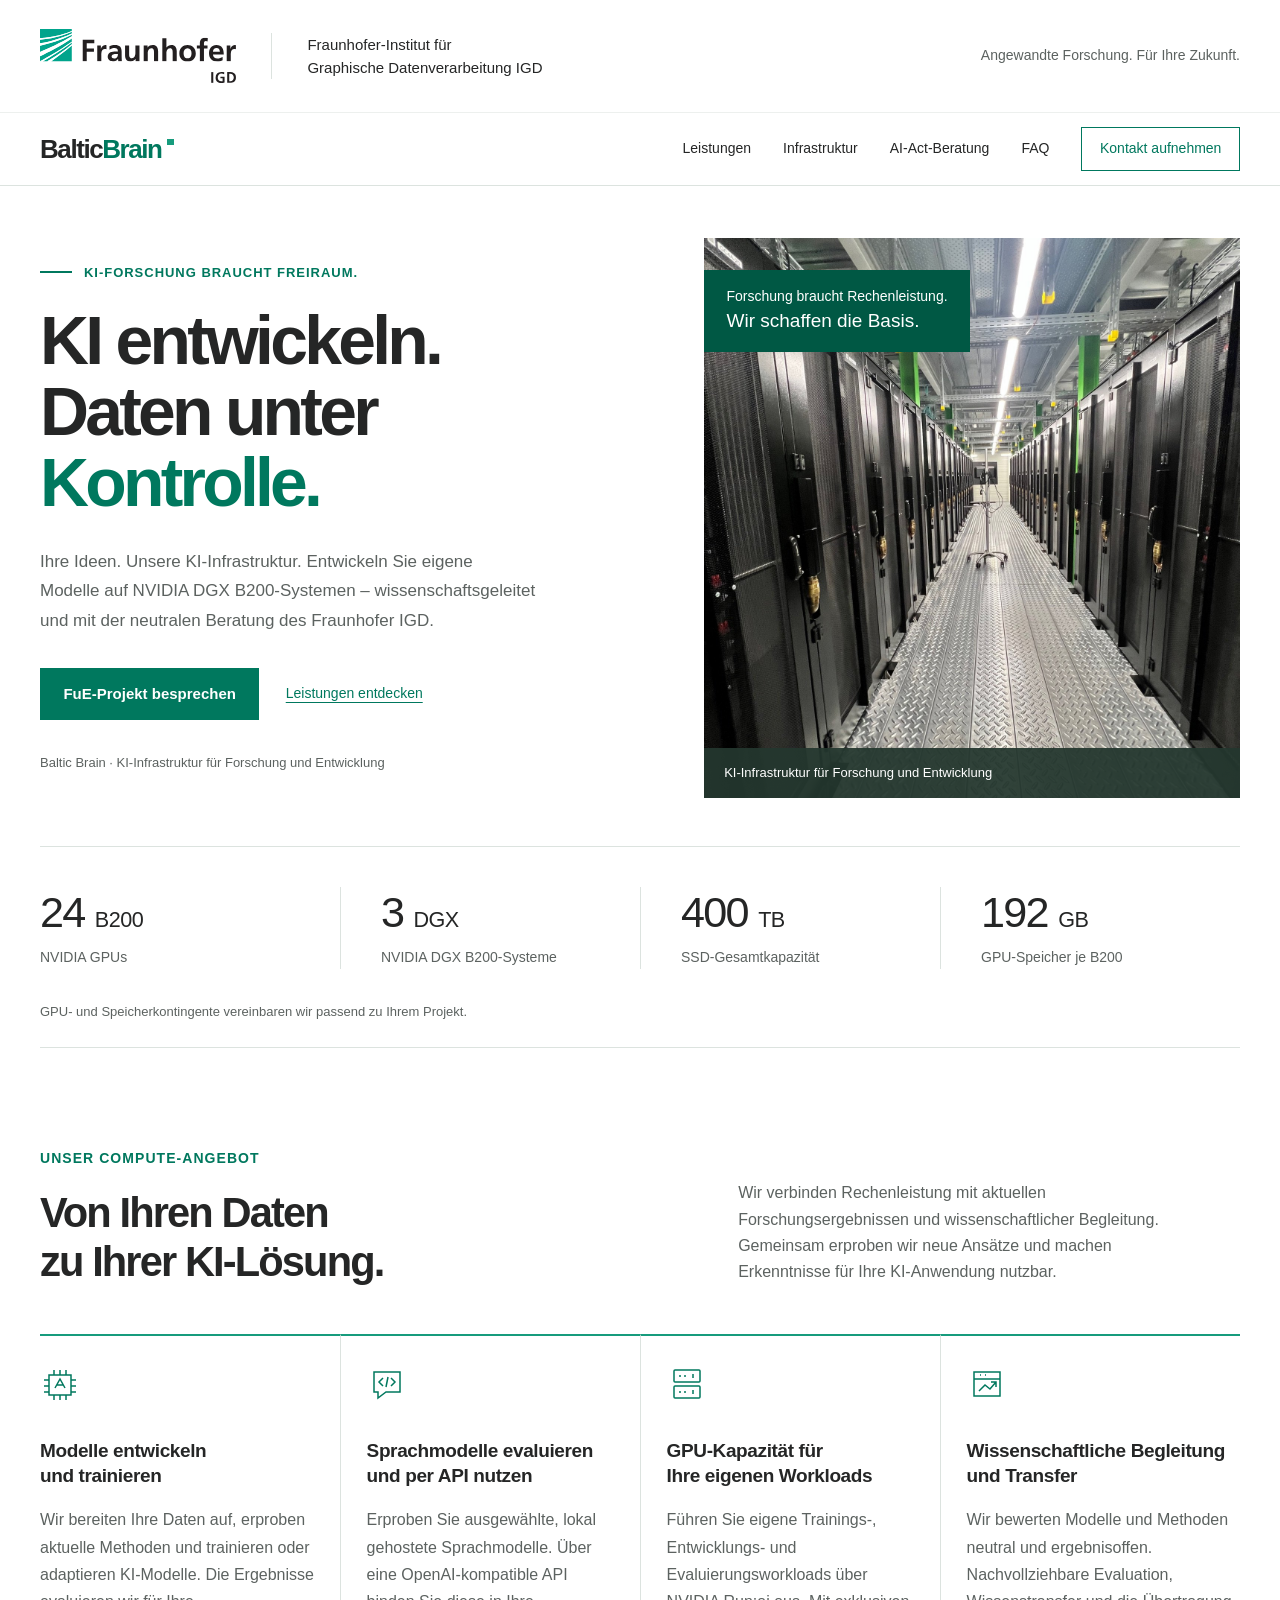
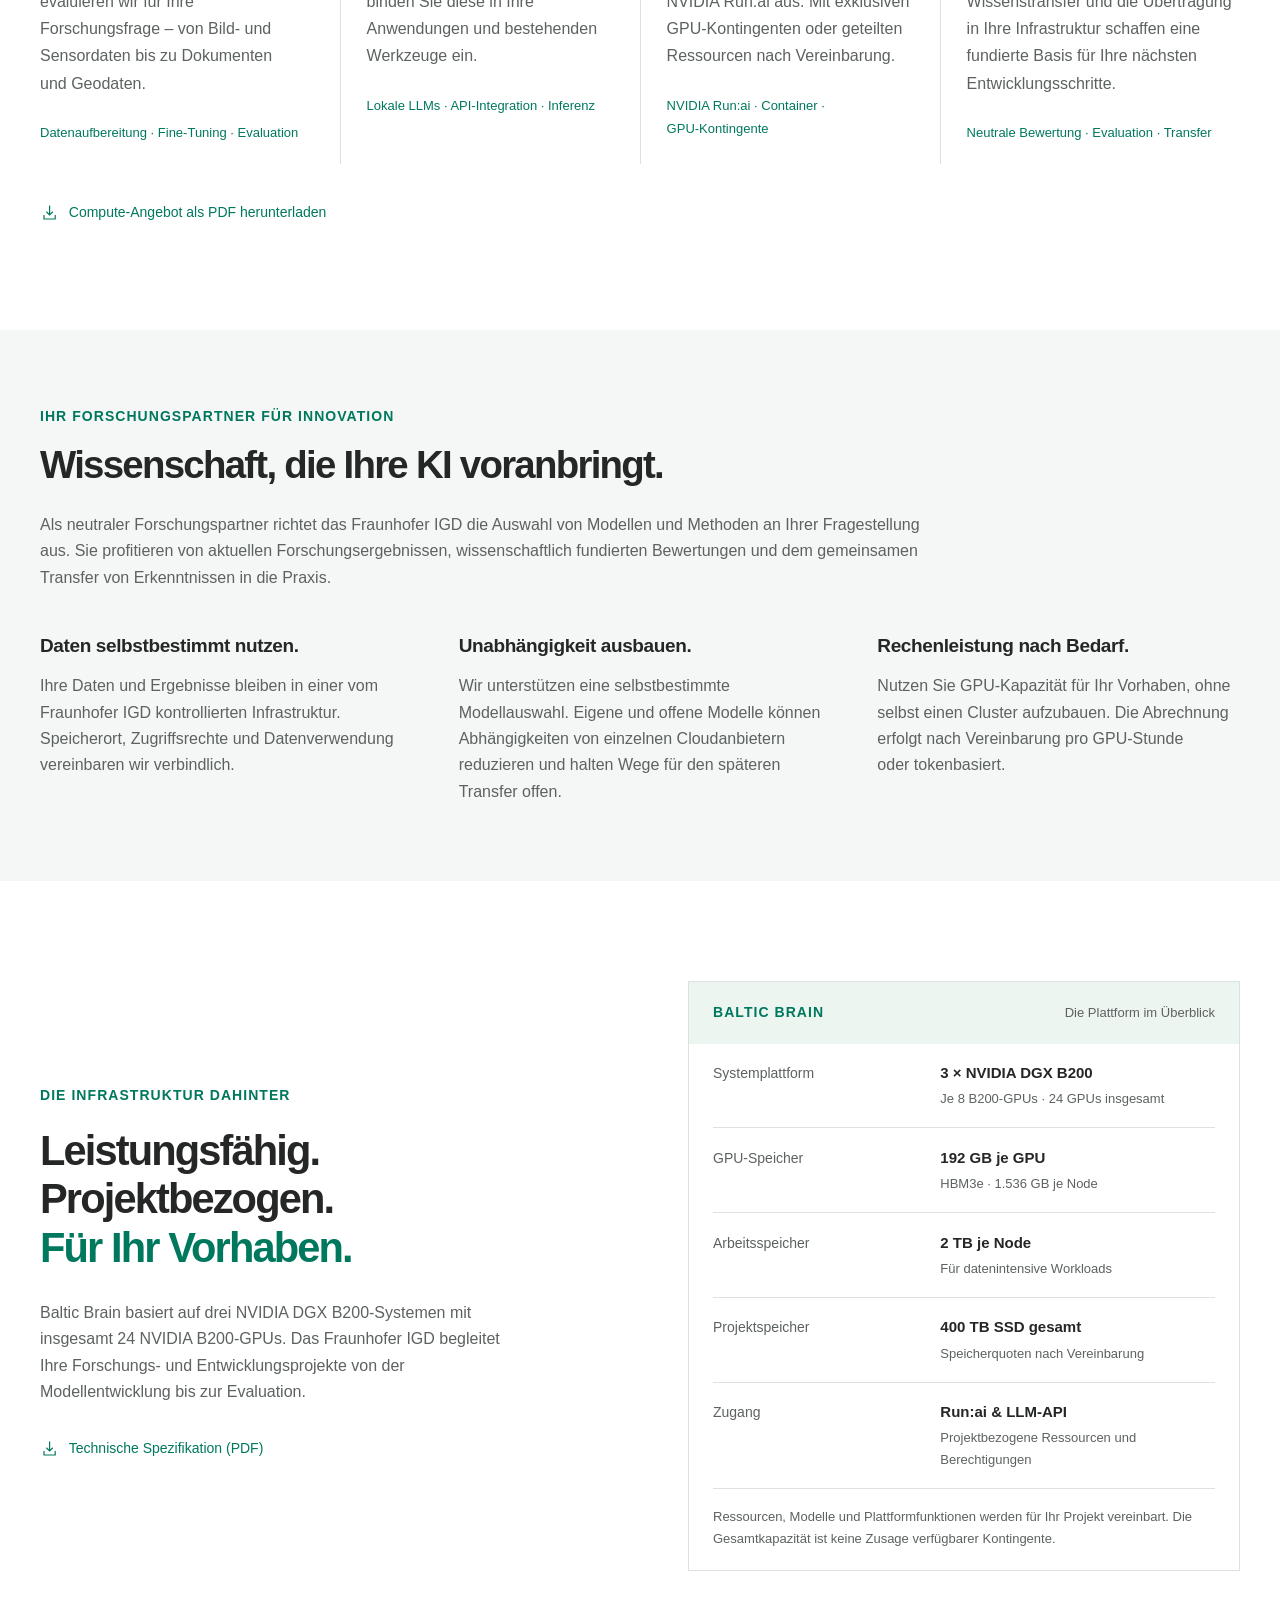
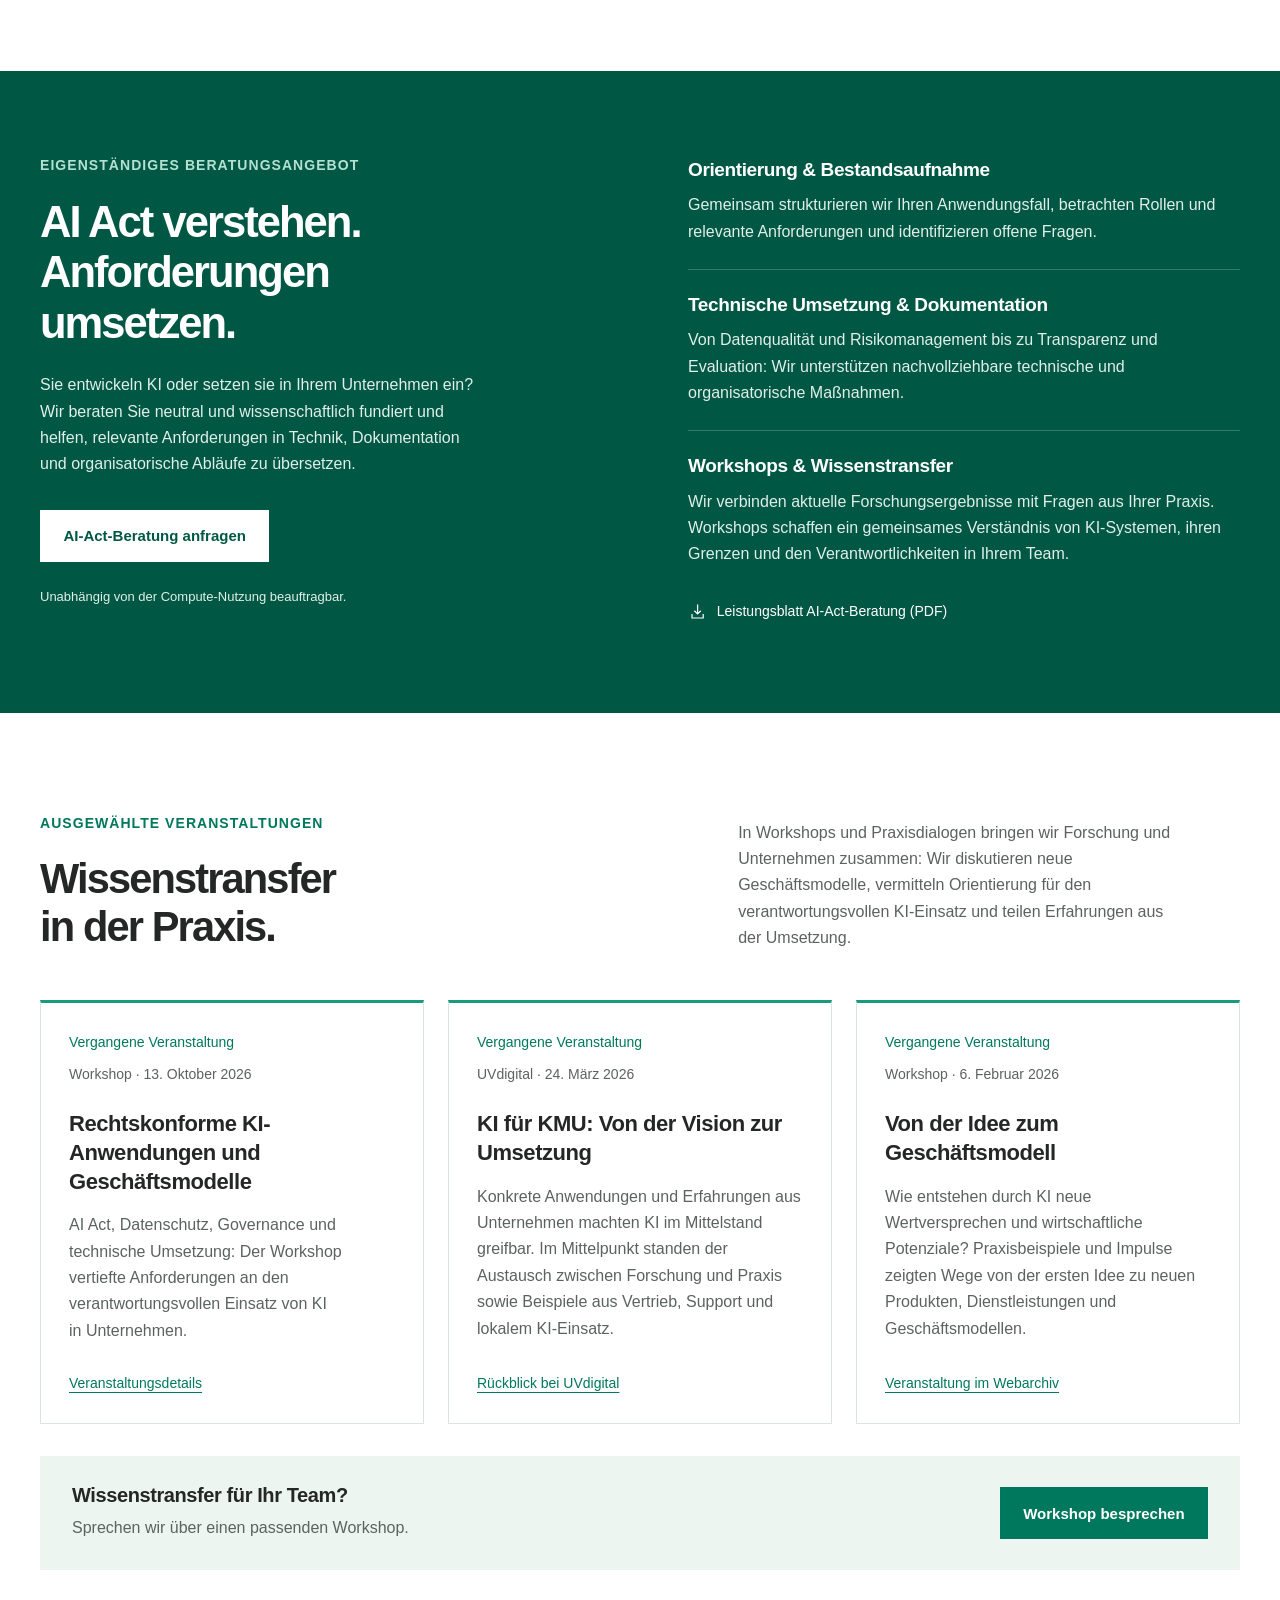
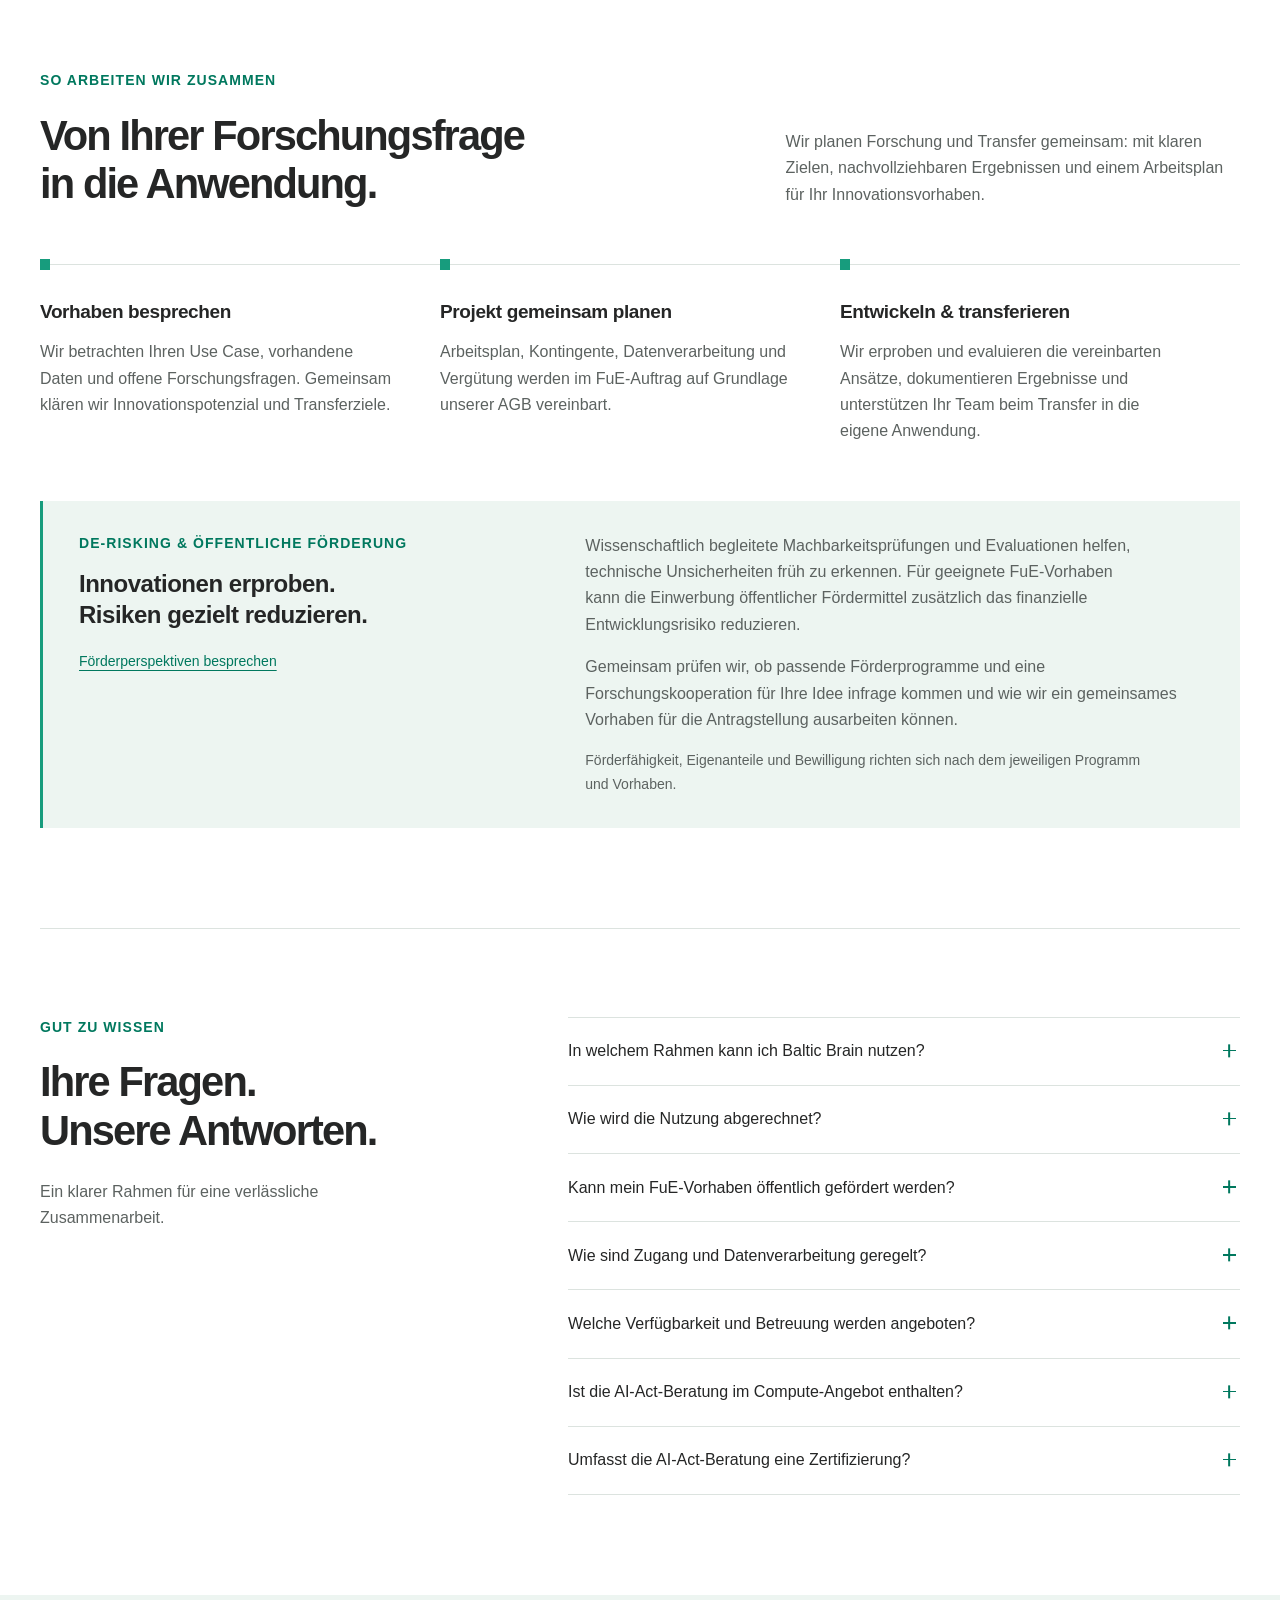
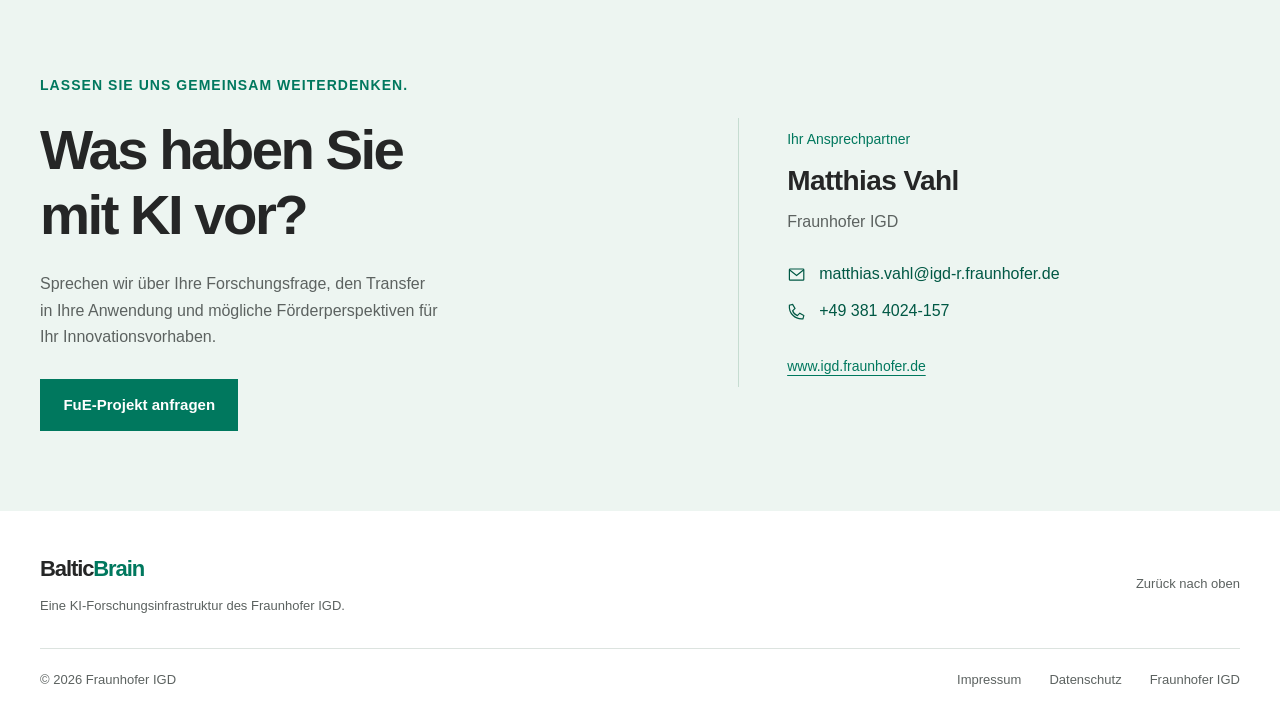
<file: index.html>
<!doctype html>
<html lang="de">
  <head>
    <meta charset="utf-8">
    <meta name="viewport" content="width=device-width, initial-scale=1">
    <meta name="theme-color" content="#179c7d">
    <title>Baltic Brain – KI-Infrastruktur für FuE | Fraunhofer IGD</title>
    <meta name="description" content="KI-Innovationen mit dem Fraunhofer IGD: neutrale Beratung, wissenschaftsgeleitete Entwicklung und Transfer auf NVIDIA DGX B200-Systemen. Gemeinsam Förderchancen für Ihr FuE-Vorhaben prüfen.">
    <link rel="icon" href="assets/images/favicon.svg" type="image/svg+xml">
    <link rel="stylesheet" href="styles.css">
    <script src="script.js" defer></script>
  </head>
  <body>
    <a class="skip-link" href="#inhalt">Zum Inhalt springen</a>

    <header class="masthead">
      <div class="container masthead-inner">
        <a class="institute-logo" href="https://www.igd.fraunhofer.de/" aria-label="Fraunhofer IGD – zur Institutswebsite">
          <img src="assets/images/fraunhofer-igd.svg" alt="Fraunhofer IGD" width="241" height="66">
        </a>
        <div class="institute-name">Fraunhofer-Institut für<br>Graphische Datenverarbeitung IGD</div>
        <a class="institute-link" href="https://www.igd.fraunhofer.de/">Angewandte Forschung. Für Ihre Zukunft.</a>
      </div>
    </header>

    <nav class="navigation" aria-label="Hauptnavigation">
      <div class="container navigation-inner">
        <a class="wordmark" href="#start" aria-label="Baltic Brain – zum Seitenanfang">Baltic<span>Brain</span><span class="wordmark-mark" aria-hidden="true"></span></a>
        <button class="menu-toggle" type="button" aria-expanded="false" aria-controls="navigation-links">
          <span class="menu-label">Menü</span><span class="menu-icon" aria-hidden="true"></span>
        </button>
        <div class="navigation-links" id="navigation-links">
          <a href="#leistungen">Leistungen</a>
          <a href="#infrastruktur">Infrastruktur</a>
          <a href="#ai-act">AI-Act-Beratung</a>
          <a href="#fragen">FAQ</a>
          <a class="nav-contact" href="#kontakt">Kontakt aufnehmen</a>
        </div>
      </div>
    </nav>

    <main id="inhalt">
      <section class="hero" id="start" aria-labelledby="hero-title">
        <div class="container hero-grid">
          <div class="hero-content">
            <p class="eyebrow"><span class="eyebrow-line" aria-hidden="true"></span>KI-Forschung braucht Freiraum.</p>
            <h1 id="hero-title">KI entwickeln.<br>Daten unter<br><span>Kontrolle.</span></h1>
            <p class="hero-description">Ihre Ideen. Unsere KI-Infrastruktur. Entwickeln Sie eigene Modelle auf NVIDIA DGX B200-Systemen – wissenschaftsgeleitet und mit der neutralen Beratung des Fraunhofer IGD.</p>
            <div class="hero-actions">
              <a class="button button-primary" href="#kontakt">FuE-Projekt besprechen</a>
              <a class="text-link" href="#leistungen">Leistungen entdecken</a>
            </div>
            <p class="hero-note">Baltic Brain · KI-Infrastruktur für Forschung und Entwicklung</p>
          </div>
          <figure class="hero-image">
            <img src="assets/images/rechenzentrum.jpg" alt="Blick in einen Gang zwischen den Serverracks eines Rechenzentrums" width="1440" height="1920" fetchpriority="high">
            <div class="image-label" aria-hidden="true"><span>Forschung braucht Rechenleistung.</span><strong>Wir schaffen die Basis.</strong></div>
            <figcaption>KI-Infrastruktur für Forschung und Entwicklung</figcaption>
          </figure>
        </div>
      </section>

      <div class="container facts" aria-label="Die Infrastruktur auf einen Blick">
        <dl class="facts-grid">
          <div><dt>24 <span>B200</span></dt><dd>NVIDIA GPUs</dd></div>
          <div><dt>3 <span>DGX</span></dt><dd>NVIDIA DGX B200-Systeme</dd></div>
          <div><dt>400 <span>TB</span></dt><dd>SSD-Gesamtkapazität</dd></div>
          <div><dt>192 <span>GB</span></dt><dd>GPU-Speicher je B200</dd></div>
        </dl>
        <p>GPU- und Speicherkontingente vereinbaren wir passend zu Ihrem Projekt.</p>
      </div>

      <section class="section services" id="leistungen" aria-labelledby="services-title">
        <div class="container">
          <div class="section-heading">
            <div><p class="eyebrow">Unser Compute-Angebot</p><h2 id="services-title">Von Ihren Daten<br>zu Ihrer KI-Lösung.</h2></div>
            <p>Wir verbinden Rechenleistung mit aktuellen Forschungsergebnissen und wissenschaftlicher Begleitung. Gemeinsam erproben wir neue Ansätze und machen Erkenntnisse für Ihre KI-Anwendung nutzbar.</p>
          </div>
          <div class="service-grid">
            <article class="service">
              <svg class="service-icon" viewBox="0 0 40 40" fill="none" stroke="currentColor" stroke-width="1.5" aria-hidden="true"><path d="M9 11h22v20H9zM14 6v5m6-5v5m6-5v5M14 31v5m6-5v5m6-5v5M4 16h5m-5 6h5m-5 6h5m22-12h5m-5 6h5m-5 6h5"/><path d="m15 24 5-9 5 9m-8-3h6"/></svg>
              <h3>Modelle entwickeln<br>und trainieren</h3>
              <p>Wir bereiten Ihre Daten auf, erproben aktuelle Methoden und trainieren oder adaptieren KI-Modelle. Die Ergebnisse evaluieren wir für Ihre Forschungsfrage – von Bild- und Sensordaten bis zu Dokumenten und Geodaten.</p>
              <p class="service-keywords">Datenaufbereitung · Fine-Tuning · Evaluation</p>
            </article>
            <article class="service">
              <svg class="service-icon" viewBox="0 0 40 40" fill="none" stroke="currentColor" stroke-width="1.5" aria-hidden="true"><path d="M7 8h26v20H19l-8 6v-6H7z"/><path d="m16 14-4 4 4 4m8-8 4 4-4 4m-3-9-2 10"/></svg>
              <h3>Sprachmodelle evaluieren<br>und per API nutzen</h3>
              <p>Erproben Sie ausgewählte, lokal gehostete Sprachmodelle. Über eine OpenAI-kompatible API binden Sie diese in Ihre Anwendungen und bestehenden Werkzeuge ein.</p>
              <p class="service-keywords">Lokale LLMs · API-Integration · Inferenz</p>
            </article>
            <article class="service">
              <svg class="service-icon" viewBox="0 0 40 40" fill="none" stroke="currentColor" stroke-width="1.5" aria-hidden="true"><rect x="7" y="6" width="26" height="12" rx="1"/><rect x="7" y="22" width="26" height="12" rx="1"/><path d="M12 12h2m3 0h2m-7 16h2m3 0h2m7-18v4m0 12v4"/></svg>
              <h3>GPU-Kapazität für<br>Ihre eigenen Workloads</h3>
              <p>Führen Sie eigene Trainings-, Entwicklungs- und Evaluierungsworkloads über NVIDIA Run:ai aus. Mit exklusiven GPU-Kontingenten oder geteilten Ressourcen nach Vereinbarung.</p>
              <p class="service-keywords">NVIDIA Run:ai · Container · GPU-Kontingente</p>
            </article>
            <article class="service">
              <svg class="service-icon" viewBox="0 0 40 40" fill="none" stroke="currentColor" stroke-width="1.5" aria-hidden="true"><path d="M7 32V8h26v24H7Zm0-17h26M13 11h1m4 0h1"/><path d="m12 27 6-6 5 4 6-7m-5 0h5v5"/></svg>
              <h3>Wissenschaftliche Begleitung<br>und Transfer</h3>
              <p>Wir bewerten Modelle und Methoden neutral und ergebnisoffen. Nachvollziehbare Evaluation, Wissenstransfer und die Übertragung in Ihre Infrastruktur schaffen eine fundierte Basis für Ihre nächsten Entwicklungsschritte.</p>
              <p class="service-keywords">Neutrale Bewertung · Evaluation · Transfer</p>
            </article>
          </div>
          <a class="download-link" href="assets/downloads/baltic-brain-compute.pdf" download><svg viewBox="0 0 24 24" fill="none" stroke="currentColor" stroke-width="1.5" aria-hidden="true"><path d="M12 3v12m-4-4 4 4 4-4M5 15v5h14v-5"/></svg>Compute-Angebot als PDF herunterladen</a>
        </div>
      </section>

      <section class="benefits-band" aria-labelledby="benefits-title">
        <div class="container">
          <p class="eyebrow">Ihr Forschungspartner für Innovation</p>
          <h2 id="benefits-title">Wissenschaft, die Ihre KI voranbringt.</h2>
          <p class="benefits-intro">Als neutraler Forschungspartner richtet das Fraunhofer IGD die Auswahl von Modellen und Methoden an Ihrer Fragestellung aus. Sie profitieren von aktuellen Forschungsergebnissen, wissenschaftlich fundierten Bewertungen und dem gemeinsamen Transfer von Erkenntnissen in die Praxis.</p>
          <div class="benefits-grid">
            <article><h3>Daten selbstbestimmt nutzen.</h3><p>Ihre Daten und Ergebnisse bleiben in einer vom Fraunhofer IGD kontrollierten Infrastruktur. Speicherort, Zugriffsrechte und Datenverwendung vereinbaren wir verbindlich.</p></article>
            <article><h3>Unabhängigkeit ausbauen.</h3><p>Wir unterstützen eine selbstbestimmte Modellauswahl. Eigene und offene Modelle können Abhängigkeiten von einzelnen Cloudanbietern reduzieren und halten Wege für den späteren Transfer offen.</p></article>
            <article><h3>Rechenleistung nach Bedarf.</h3><p>Nutzen Sie GPU-Kapazität für Ihr Vorhaben, ohne selbst einen Cluster aufzubauen. Die Abrechnung erfolgt nach Vereinbarung pro GPU-Stunde oder tokenbasiert.</p></article>
          </div>
        </div>
      </section>

      <section class="section infrastructure" id="infrastruktur" aria-labelledby="infrastructure-title">
        <div class="container infrastructure-grid">
          <div class="infrastructure-intro">
            <p class="eyebrow">Die Infrastruktur dahinter</p>
            <h2 id="infrastructure-title">Leistungsfähig.<br>Projektbezogen.<br><span>Für Ihr Vorhaben.</span></h2>
            <p>Baltic Brain basiert auf drei NVIDIA DGX B200-Systemen mit insgesamt 24 NVIDIA B200-GPUs. Das Fraunhofer IGD begleitet Ihre Forschungs- und Entwicklungsprojekte von der Modellentwicklung bis zur Evaluation.</p>
            <a class="download-link" href="assets/downloads/baltic-brain-technische-spezifikation.pdf" download><svg viewBox="0 0 24 24" fill="none" stroke="currentColor" stroke-width="1.5" aria-hidden="true"><path d="M12 3v12m-4-4 4 4 4-4M5 15v5h14v-5"/></svg>Technische Spezifikation (PDF)</a>
          </div>
          <div class="platform">
            <div class="platform-heading"><span class="eyebrow">Baltic Brain</span><span>Die Plattform im Überblick</span></div>
            <dl class="platform-specs">
              <div><dt>Systemplattform</dt><dd><strong>3 × NVIDIA DGX B200</strong><span>Je 8 B200-GPUs · 24 GPUs insgesamt</span></dd></div>
              <div><dt>GPU-Speicher</dt><dd><strong>192 GB je GPU</strong><span>HBM3e · 1.536 GB je Node</span></dd></div>
              <div><dt>Arbeitsspeicher</dt><dd><strong>2 TB je Node</strong><span>Für datenintensive Workloads</span></dd></div>
              <div><dt>Projektspeicher</dt><dd><strong>400 TB SSD gesamt</strong><span>Speicherquoten nach Vereinbarung</span></dd></div>
              <div><dt>Zugang</dt><dd><strong>Run:ai &amp; LLM-API</strong><span>Projektbezogene Ressourcen und Berechtigungen</span></dd></div>
            </dl>
            <p class="platform-note">Ressourcen, Modelle und Plattformfunktionen werden für Ihr Projekt vereinbart. Die Gesamtkapazität ist keine Zusage verfügbarer Kontingente.</p>
          </div>
        </div>
      </section>

      <section class="consulting" id="ai-act" aria-labelledby="consulting-title">
        <div class="container consulting-grid">
          <div class="consulting-intro">
            <p class="eyebrow">Eigenständiges Beratungsangebot</p>
            <h2 id="consulting-title">AI Act verstehen.<br>Anforderungen<br>umsetzen.</h2>
            <p>Sie entwickeln KI oder setzen sie in Ihrem Unternehmen ein? Wir beraten Sie neutral und wissenschaftlich fundiert und helfen, relevante Anforderungen in Technik, Dokumentation und organisatorische Abläufe zu übersetzen.</p>
            <a class="button button-white" href="mailto:matthias.vahl@igd-r.fraunhofer.de?subject=Anfrage%20zur%20AI-Act-Beratung">AI-Act-Beratung anfragen</a>
            <p class="consulting-note">Unabhängig von der Compute-Nutzung beauftragbar.</p>
          </div>
          <div class="consulting-services">
            <article><h3>Orientierung &amp; Bestandsaufnahme</h3><p>Gemeinsam strukturieren wir Ihren Anwendungsfall, betrachten Rollen und relevante Anforderungen und identifizieren offene Fragen.</p></article>
            <article><h3>Technische Umsetzung &amp; Dokumentation</h3><p>Von Datenqualität und Risikomanagement bis zu Transparenz und Evaluation: Wir unterstützen nachvollziehbare technische und organisatorische Maßnahmen.</p></article>
            <article><h3>Workshops &amp; Wissenstransfer</h3><p>Wir verbinden aktuelle Forschungsergebnisse mit Fragen aus Ihrer Praxis. Workshops schaffen ein gemeinsames Verständnis von KI-Systemen, ihren Grenzen und den Verantwortlichkeiten in Ihrem Team.</p></article>
            <a class="download-link" href="assets/downloads/ai-act-beratung.pdf" download><svg viewBox="0 0 24 24" fill="none" stroke="currentColor" stroke-width="1.5" aria-hidden="true"><path d="M12 3v12m-4-4 4 4 4-4M5 15v5h14v-5"/></svg>Leistungsblatt AI-Act-Beratung (PDF)</a>
          </div>
        </div>
      </section>

      <section class="section events" id="wissenstransfer" aria-labelledby="events-title">
        <div class="container">
          <div class="section-heading">
            <div><p class="eyebrow">Ausgewählte Veranstaltungen</p><h2 id="events-title">Wissenstransfer<br>in der Praxis.</h2></div>
            <p>In Workshops und Praxisdialogen bringen wir Forschung und Unternehmen zusammen: Wir diskutieren neue Geschäftsmodelle, vermitteln Orientierung für den verantwortungsvollen KI-Einsatz und teilen Erfahrungen aus der Umsetzung.</p>
          </div>
          <div class="events-grid">
            <article class="event-card" aria-labelledby="event-ai-act-title">
              <p class="event-status">Vergangene Veranstaltung</p>
              <p class="event-meta">Workshop · <time datetime="2026-10-13">13. Oktober 2026</time></p>
              <h3 id="event-ai-act-title">Rechtskonforme KI-Anwendungen und Geschäftsmodelle</h3>
              <p class="event-description">AI Act, Datenschutz, Governance und technische Umsetzung: Der Workshop vertiefte Anforderungen an den verantwortungsvollen Einsatz von KI in Unternehmen.</p>
              <a class="text-link event-link" href="https://www.igd.fraunhofer.de/de/veranstaltungen/zukunft-gestalten-mit-ki-rechtskonforme-ki-anwendungen-und-geschaeftsmodell.html" aria-label="Veranstaltungsdetails: Rechtskonforme KI-Anwendungen und Geschäftsmodelle">Veranstaltungsdetails</a>
            </article>
            <article class="event-card" aria-labelledby="event-kmu-title">
              <p class="event-status">Vergangene Veranstaltung</p>
              <p class="event-meta">UVdigital · <time datetime="2026-03-24">24. März 2026</time></p>
              <h3 id="event-kmu-title">KI für KMU: Von der Vision zur Umsetzung</h3>
              <p class="event-description">Konkrete Anwendungen und Erfahrungen aus Unternehmen machten KI im Mittelstand greifbar. Im Mittelpunkt standen der Austausch zwischen Forschung und Praxis sowie Beispiele aus Vertrieb, Support und lokalem KI-Einsatz.</p>
              <a class="text-link event-link" href="https://www.uvrostock.de/Events/uvdigital-ki-fuer-kmu-von-der-vision-zur-umsetzung-best-practices-learnings.html" aria-label="Rückblick bei UVdigital: KI für KMU – Von der Vision zur Umsetzung">Rückblick bei UVdigital</a>
            </article>
            <article class="event-card" aria-labelledby="event-business-title">
              <p class="event-status">Vergangene Veranstaltung</p>
              <p class="event-meta">Workshop · <time datetime="2026-02-06">6. Februar 2026</time></p>
              <h3 id="event-business-title">Von der Idee zum Geschäftsmodell</h3>
              <p class="event-description">Wie entstehen durch KI neue Wertversprechen und wirtschaftliche Potenziale? Praxisbeispiele und Impulse zeigten Wege von der ersten Idee zu neuen Produkten, Dienstleistungen und Geschäftsmodellen.</p>
              <a class="text-link event-link" href="https://web.archive.org/web/20260516110411/https://www.igd.fraunhofer.de/de/veranstaltungen/zukunft-gestalten-mit-ki---von-der-idee-zum-geschaeftsmodell.html" aria-label="Veranstaltung im Webarchiv: Von der Idee zum Geschäftsmodell">Veranstaltung im Webarchiv</a>
            </article>
          </div>
          <div class="events-contact">
            <div><h3>Wissenstransfer für Ihr Team?</h3><p>Sprechen wir über einen passenden Workshop.</p></div>
            <a class="button button-primary" href="mailto:matthias.vahl@igd-r.fraunhofer.de?subject=Anfrage%20zu%20einem%20individuellen%20KI-Workshop">Workshop besprechen</a>
          </div>
        </div>
      </section>

      <section class="section collaboration" aria-labelledby="collaboration-title">
        <div class="container">
          <div class="section-heading"><div><p class="eyebrow">So arbeiten wir zusammen</p><h2 id="collaboration-title">Von Ihrer Forschungsfrage<br>in die Anwendung.</h2></div><p>Wir planen Forschung und Transfer gemeinsam: mit klaren Zielen, nachvollziehbaren Ergebnissen und einem Arbeitsplan für Ihr Innovationsvorhaben.</p></div>
          <ol class="steps">
            <li><span class="step-marker" aria-hidden="true"></span><h3>Vorhaben besprechen</h3><p>Wir betrachten Ihren Use Case, vorhandene Daten und offene Forschungsfragen. Gemeinsam klären wir Innovationspotenzial und Transferziele.</p></li>
            <li><span class="step-marker" aria-hidden="true"></span><h3>Projekt gemeinsam planen</h3><p>Arbeitsplan, Kontingente, Datenverarbeitung und Vergütung werden im FuE-Auftrag auf Grundlage unserer AGB vereinbart.</p></li>
            <li><span class="step-marker" aria-hidden="true"></span><h3>Entwickeln &amp; transferieren</h3><p>Wir erproben und evaluieren die vereinbarten Ansätze, dokumentieren Ergebnisse und unterstützen Ihr Team beim Transfer in die eigene Anwendung.</p></li>
          </ol>
          <aside class="funding" aria-labelledby="funding-title">
            <div class="funding-heading"><p class="eyebrow">De-Risking &amp; öffentliche Förderung</p><h3 id="funding-title">Innovationen erproben.<br>Risiken gezielt reduzieren.</h3><a class="text-link" href="mailto:matthias.vahl@igd-r.fraunhofer.de?subject=F%C3%B6rderperspektiven%20f%C3%BCr%20ein%20KI-FuE-Vorhaben">Förderperspektiven besprechen</a></div>
            <div class="funding-description"><p>Wissenschaftlich begleitete Machbarkeitsprüfungen und Evaluationen helfen, technische Unsicherheiten früh zu erkennen. Für geeignete FuE-Vorhaben kann die Einwerbung öffentlicher Fördermittel zusätzlich das finanzielle Entwicklungsrisiko reduzieren.</p><p>Gemeinsam prüfen wir, ob passende Förderprogramme und eine Forschungskooperation für Ihre Idee infrage kommen und wie wir ein gemeinsames Vorhaben für die Antragstellung ausarbeiten können.</p><p class="funding-note">Förderfähigkeit, Eigenanteile und Bewilligung richten sich nach dem jeweiligen Programm und Vorhaben.</p></div>
          </aside>
        </div>
      </section>

      <section class="section faq" id="fragen" aria-labelledby="faq-title">
        <div class="container faq-grid">
          <div class="faq-intro"><p class="eyebrow">Gut zu wissen</p><h2 id="faq-title">Ihre Fragen.<br>Unsere Antworten.</h2><p>Ein klarer Rahmen für eine verlässliche Zusammenarbeit.</p></div>
          <div class="faq-items">
            <details><summary>In welchem Rahmen kann ich Baltic Brain nutzen?</summary><div class="faq-answer"><p>Alle Leistungen werden ausschließlich in einem vertraglich definierten Forschungs- und Entwicklungsauftrag auf Grundlage unserer AGB erbracht. API- und GPU-Nutzung müssen einen wesentlichen Beitrag zum FuE-Vorhaben leisten. Baltic Brain ist kein eigenständiges Cloud-, Hosting- oder Vermietungsangebot.</p></div></details>
            <details><summary>Wie wird die Nutzung abgerechnet?</summary><div class="faq-answer"><p>Je nach vereinbarter Leistung pro GPU-Stunde oder tokenbasiert. Preise, Kontingente, Speicher und Betreuungsumfang werden im FuE-Auftrag festgelegt. Bei tokenbasierter Abrechnung vereinbaren wir die Zählweise und die Preise für Input- und Output-Token sowie gegebenenfalls Cache-Token.</p></div></details>
            <details><summary>Kann mein FuE-Vorhaben öffentlich gefördert werden?</summary><div class="faq-answer"><p>Für geeignete Innovationsvorhaben kann eine öffentliche Projektförderung infrage kommen. Gemeinsam betrachten wir Forschungsfrage, Innovationsgehalt und mögliche Förderprogramme und stimmen eine Zusammenarbeit bei der Antragstellung ab. Förderfähigkeit, Eigenanteile und die Förderentscheidung hängen vom jeweiligen Programm und Vorhaben ab. Eine Förderung der Compute-Nutzung ist damit nicht automatisch verbunden; Leistungen und Finanzierung werden projektbezogen vereinbart.</p></div></details>
            <details><summary>Wie sind Zugang und Datenverarbeitung geregelt?</summary><div class="faq-answer"><p>Externer Zugriff wird erst nach Freigabe eines verbindlichen Sicherheits- und Zugriffsmodells durch Datenschutz und IT-Sicherheit bereitgestellt. Darin werden Nutzerkonten, Authentisierung, Rollen, Mandantentrennung, Datenablagen und Protokollierung geregelt. Auch Datenrückgabe, Löschung und die erforderlichen technischen und organisatorischen Maßnahmen vereinbaren wir vor Projektbeginn.</p></div></details>
            <details><summary>Welche Verfügbarkeit und Betreuung werden angeboten?</summary><div class="faq-answer"><p>Verfügbarkeit, Reaktionszeiten, Wartungsfenster, Backup- und Supportumfang werden projektbezogen vereinbart. Ein hochverfügbares kommerzielles Service-Level und Bare-Metal-Zugriff werden nicht angeboten. Die technische Betreuung Ihrer Modelle und Workloads richtet sich nach dem vereinbarten Arbeitsplan.</p></div></details>
            <details><summary>Ist die AI-Act-Beratung im Compute-Angebot enthalten?</summary><div class="faq-answer"><p>Die AI-Act-Beratung ist ein eigenständiges Angebot. Sie wird unabhängig von der Compute-Nutzung gesondert beauftragt und ist auch ohne Baltic Brain nutzbar. Ein GPU- oder Token-Tarif umfasst keine AI-Act-Beratung. Die technische Workload-Beratung gehört zum vereinbarten Compute-Leistungsumfang.</p></div></details>
            <details><summary>Umfasst die AI-Act-Beratung eine Zertifizierung?</summary><div class="faq-answer"><p>Der Schwerpunkt liegt auf technischer und organisatorischer Unterstützung. Eine Konformitätszusage oder Zertifizierung ist damit nicht verbunden. Juristische Einzelfallfragen und formale Konformitätsbewertungen sind gesondert zu klären.</p></div></details>
          </div>
        </div>
      </section>

      <section class="contact" id="kontakt" aria-labelledby="contact-title">
        <div class="container contact-grid">
          <div><p class="eyebrow">Lassen Sie uns gemeinsam weiterdenken.</p><h2 id="contact-title">Was haben Sie<br>mit KI vor?</h2><p>Sprechen wir über Ihre Forschungsfrage, den Transfer in Ihre Anwendung und mögliche Förderperspektiven für Ihr Innovationsvorhaben.</p><a class="button button-primary" href="mailto:matthias.vahl@igd-r.fraunhofer.de?subject=Projektanfrage%20Baltic%20Brain">FuE-Projekt anfragen</a></div>
          <address class="contact-person">
            <span class="contact-role">Ihr Ansprechpartner</span>
            <h3>Matthias Vahl</h3>
            <p>Fraunhofer IGD</p>
            <a class="contact-detail" href="mailto:matthias.vahl@igd-r.fraunhofer.de"><svg viewBox="0 0 24 24" fill="none" stroke="currentColor" stroke-width="1.5" aria-hidden="true"><rect x="3" y="5" width="18" height="14" rx="1"/><path d="m3 6 9 7 9-7"/></svg><span>matthias.vahl@igd-r.fraunhofer.de</span></a>
            <a class="contact-detail" href="tel:+493814024157"><svg viewBox="0 0 24 24" fill="none" stroke="currentColor" stroke-width="1.5" aria-hidden="true"><path d="m7 3 3 5-3 3c1 3 3 5 6 6l3-3 5 3-1 4C10 22 2 14 3 4z"/></svg><span>+49 381 4024-157</span></a>
            <a class="contact-institute" href="https://www.igd.fraunhofer.de/">www.igd.fraunhofer.de</a>
          </address>
        </div>
      </section>
    </main>

    <footer class="footer">
      <div class="container footer-main"><div><a class="footer-wordmark" href="#start">Baltic<span>Brain</span></a><p>Eine KI-Forschungsinfrastruktur des Fraunhofer IGD.</p></div><a class="back-to-top" href="#start">Zurück nach oben</a></div>
      <div class="container footer-bottom"><p>© <span id="copyright-year">2026</span> Fraunhofer IGD</p><nav aria-label="Rechtliche Informationen"><a href="impressum.html">Impressum</a><a href="https://www.igd.fraunhofer.de/de/datenschutzerklaerung.html">Datenschutz</a><a href="https://www.igd.fraunhofer.de/">Fraunhofer IGD</a></nav></div>
    </footer>
  </body>
</html>
</file>
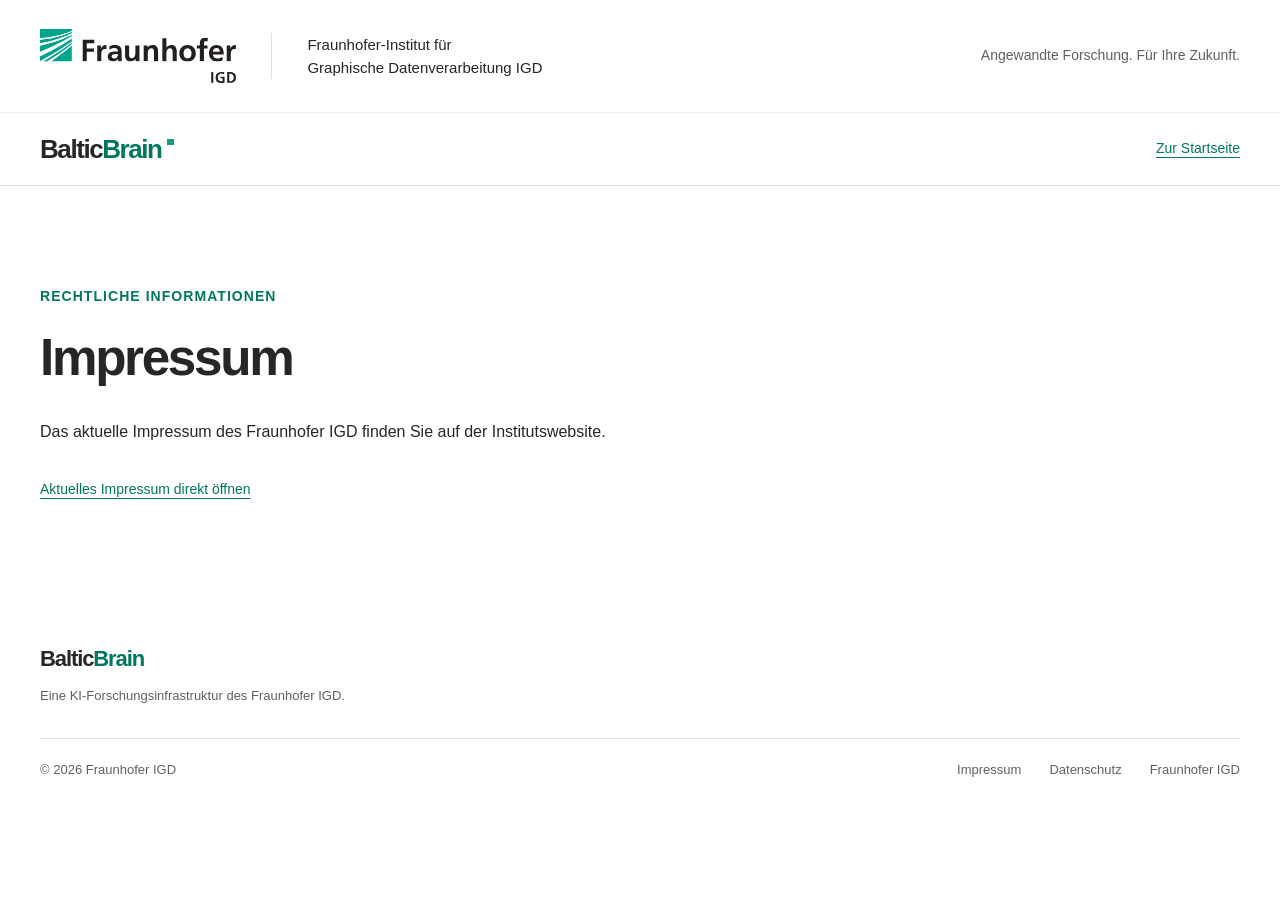
<file: impressum.html>
<!doctype html>
<html lang="de">
  <head>
    <meta charset="utf-8">
    <meta name="viewport" content="width=device-width, initial-scale=1">
    <meta name="theme-color" content="#179c7d">
    <title>Impressum | Baltic Brain · Fraunhofer IGD</title>
    <meta name="description" content="Impressum und rechtliche Informationen zu Baltic Brain, einer KI-Forschungsinfrastruktur des Fraunhofer IGD.">
    <link rel="icon" href="assets/images/favicon.svg" type="image/svg+xml">
    <link rel="stylesheet" href="styles.css">
    <script src="impressum.js" defer></script>
  </head>
  <body>
    <a class="skip-link" href="#inhalt">Zum Inhalt springen</a>
    <header class="masthead">
      <div class="container masthead-inner">
        <a class="institute-logo" href="https://www.igd.fraunhofer.de/" aria-label="Fraunhofer IGD – zur Institutswebsite">
          <img src="assets/images/fraunhofer-igd.svg" alt="Fraunhofer IGD" width="241" height="66">
        </a>
        <div class="institute-name">Fraunhofer-Institut für<br>Graphische Datenverarbeitung IGD</div>
        <a class="institute-link" href="https://www.igd.fraunhofer.de/">Angewandte Forschung. Für Ihre Zukunft.</a>
      </div>
    </header>
    <nav class="navigation" aria-label="Seitennavigation">
      <div class="container navigation-inner">
        <a class="wordmark" href="index.html" aria-label="Baltic Brain – zur Startseite">Baltic<span>Brain</span><span class="wordmark-mark" aria-hidden="true"></span></a>
        <a class="text-link" href="index.html">Zur Startseite</a>
      </div>
    </nav>
    <main id="inhalt" class="section legal-page">
      <div class="container">
        <p class="eyebrow">Rechtliche Informationen</p>
        <h1>Impressum</h1>
        <div id="impressum-content" class="legal-content" data-imprint-url="https://dsi-generator.fraunhofer.de/impressum/impressum_view/de/16b7ad68-3e71-41d4-8a48-767daa7ad9b6/" aria-live="polite">
          <p>Das aktuelle Impressum des Fraunhofer IGD finden Sie auf der Institutswebsite.</p>
        </div>
        <p class="legal-source"><a id="impressum-source" href="https://www.igd.fraunhofer.de/de/impressum.html">Aktuelles Impressum direkt öffnen</a></p>
      </div>
    </main>
    <footer class="footer">
      <div class="container footer-main"><div><a class="footer-wordmark" href="index.html">Baltic<span>Brain</span></a><p>Eine KI-Forschungsinfrastruktur des Fraunhofer IGD.</p></div></div>
      <div class="container footer-bottom"><p>© <span id="copyright-year">2026</span> Fraunhofer IGD</p><nav aria-label="Rechtliche Informationen"><a href="impressum.html" aria-current="page">Impressum</a><a href="https://www.igd.fraunhofer.de/de/datenschutzerklaerung.html">Datenschutz</a><a href="https://www.igd.fraunhofer.de/">Fraunhofer IGD</a></nav></div>
    </footer>
  </body>
</html>
</file>
<file: styles.css>
:root {
  --green: #179c7d;
  --green-dark: #00785e;
  --green-deep: #005844;
  --ink: #252626;
  --muted: #5c6260;
  --line: #dce3df;
  --pale: #edf5f1;
  --soft: #f5f7f6;
  --white: #fff;
  --container: 76rem;
  --nav-height: 4.5rem;
  font-family: "Frutiger LT Com", Frutiger, "Helvetica Neue", Arial, sans-serif;
  color: var(--ink);
  background: var(--white);
  font-synthesis: none;
  text-rendering: optimizeLegibility;
  -webkit-font-smoothing: antialiased;
}

*, *::before, *::after { box-sizing: border-box; }
html { scroll-behavior: smooth; scroll-padding-top: calc(var(--nav-height) + 1.5rem); }
body { margin: 0; font-size: 1rem; line-height: 1.65; }
img { display: block; max-width: 100%; height: auto; }
svg { flex-shrink: 0; }
a { color: inherit; text-decoration-thickness: 1px; text-underline-offset: .25em; }
button { font: inherit; }
a, button, summary { -webkit-tap-highlight-color: transparent; }
a:focus-visible, button:focus-visible, summary:focus-visible { outline: 3px solid var(--green-dark); outline-offset: 5px; }
::selection { background: #d0ede1; color: var(--ink); }
h1, h2, h3, p, figure, dl, dd { margin: 0; }
h1, h2, h3 { line-height: 1.16; }
h2 { font-size: clamp(2rem, 3.25vw, 2.875rem); font-weight: 600; letter-spacing: -.045em; }
h3 { font-weight: 600; letter-spacing: -.02em; }
p { text-wrap: pretty; }
section { scroll-margin-top: 1rem; }
.container { width: min(var(--container), calc(100% - 5rem)); margin-inline: auto; }
.section { padding-block: 6.25rem; }
.eyebrow { display: flex; align-items: center; gap: .75rem; margin-bottom: 1.3rem; color: var(--green-dark); font-size: .875rem; font-weight: 600; letter-spacing: .075em; text-transform: uppercase; line-height: 1.5; }
.eyebrow-line { width: 2rem; height: 2px; background: currentColor; }
.skip-link { position: fixed; left: 1rem; top: -6rem; padding: .8rem 1.2rem; color: var(--white); background: var(--green-deep); z-index: 20; }
.skip-link:focus { top: 1rem; }

/* The institute masthead and the project navigation remain distinct. */
.masthead { background: var(--white); }
.masthead-inner { display: flex; align-items: center; min-height: 7rem; gap: 2.2rem; }
.institute-logo { flex: 0 0 12.25rem; }
.institute-logo img { width: 12.25rem; height: auto; }
.institute-name { border-left: 1px solid var(--line); padding-left: 2.2rem; font-size: .9375rem; line-height: 1.55; }
.institute-link { margin-left: auto; color: var(--muted); font-size: .875rem; text-decoration: none; }
.institute-link:hover { color: var(--green-dark); text-decoration: underline; }
.navigation { position: sticky; top: 0; z-index: 10; background: var(--white); border-top: 1px solid #edf0ee; border-bottom: 1px solid var(--line); }
.navigation-inner { display: flex; align-items: center; justify-content: space-between; min-height: var(--nav-height); gap: 2rem; }
.wordmark { display: inline-flex; align-items: center; font-size: 1.625rem; font-weight: 700; letter-spacing: -.055em; text-decoration: none; white-space: nowrap; }
.wordmark > span:first-child { color: var(--green-dark); }
.wordmark-mark { display: inline-block; width: .4rem; height: .4rem; align-self: flex-start; margin-top: .7rem; margin-left: .35rem; background: var(--green); }
.navigation-links { display: flex; align-items: center; gap: 2rem; }
.navigation-links > a { font-size: .875rem; font-weight: 500; text-decoration: none; padding-block: .65rem; position: relative; white-space: nowrap; }
.navigation-links > a:not(.nav-contact)::after { content: ""; position: absolute; bottom: -.75rem; left: 0; width: 100%; height: 2px; background: var(--green-dark); transform: scaleX(0); transition: transform .2s ease; }
.navigation-links > a:not(.nav-contact):hover, .navigation-links > a[aria-current] { color: var(--green-dark); }
.navigation-links > a:hover::after, .navigation-links > a[aria-current]::after { transform: scaleX(1); }
.navigation-links .nav-contact { padding: .6rem 1.1rem; border: 1px solid var(--green-dark); color: var(--green-dark); transition: background .2s ease, color .2s ease; }
.navigation-links .nav-contact:hover { background: var(--green-dark); color: var(--white); }
.menu-toggle { display: none; }

/* Intro and the original data center photograph. */
.hero { padding-block: 3.25rem 3rem; }
.hero-grid { display: grid; grid-template-columns: 1.12fr 1fr; align-items: center; gap: 4rem; }
.hero-content { padding-block: 1.5rem; }
.hero-content .eyebrow { margin-bottom: 1.5rem; font-size: .8125rem; }
.hero h1 { font-size: clamp(3.35rem, 5.3vw, 4.65rem); font-weight: 600; line-height: 1.045; letter-spacing: -.055em; }
.hero h1 span { color: var(--green-dark); }
.hero-description { max-width: 31rem; margin-top: 1.75rem; color: var(--muted); font-size: 1.0625rem; line-height: 1.75; }
.hero-actions { display: flex; flex-wrap: wrap; align-items: center; gap: 1.65rem; margin-top: 2rem; }
.button { display: inline-flex; align-items: center; justify-content: center; min-height: 3.25rem; padding: .8rem 1.4rem; border: 1px solid transparent; font-size: .9375rem; font-weight: 600; line-height: 1.4; text-decoration: none; transition: background .2s ease, border-color .2s ease; }
.button-primary { color: var(--white); background: var(--green-dark); }
.button-primary:hover { background: var(--green-deep); }
.text-link { font-size: .875rem; font-weight: 500; color: var(--green-dark); text-decoration: underline; }
.text-link:hover { color: var(--green-deep); }
.hero-note { margin-top: 2rem; font-size: .8125rem; color: var(--muted); }
.hero-image { position: relative; height: 35rem; overflow: hidden; background: #303a34; }
.hero-image > img { width: 100%; height: 100%; object-fit: cover; object-position: 50% 49%; }
.image-label { position: absolute; top: 2rem; left: 0; max-width: calc(100% - 2rem); padding: 1rem 1.4rem; color: var(--white); background: var(--green-deep); font-size: .875rem; line-height: 1.5; }
.image-label strong { display: block; font-size: 1.1875rem; font-weight: 500; }
.hero-image figcaption { position: absolute; bottom: 0; left: 0; right: 0; display: flex; align-items: center; gap: .6rem; padding: .9rem 1.25rem; color: var(--white); background: #24372fee; font-size: .8125rem; }

.facts { padding: 2.5rem 0 1.5rem; border-top: 1px solid var(--line); border-bottom: 1px solid var(--line); }
.facts-grid { display: grid; grid-template-columns: repeat(4, minmax(0, 1fr)); }
.facts-grid > div { padding-inline: 2.5rem 1rem; border-left: 1px solid var(--line); }
.facts-grid > div:first-child { padding-left: 0; border-left: 0; }
.facts dt { font-size: 2.7rem; font-weight: 500; line-height: 1.2; letter-spacing: -.04em; }
.facts dt span { font-size: 1.35rem; letter-spacing: -.025em; }
.facts dd { margin-top: .45rem; color: var(--muted); font-size: .875rem; }
.facts > p { margin-top: 2rem; color: var(--muted); font-size: .8125rem; }

/* Services use a shared editorial grid rather than independent panels. */
.section-heading { display: grid; grid-template-columns: 1.2fr 1fr; align-items: end; gap: 6rem; margin-bottom: 3rem; }
.section-heading > p { max-width: 28rem; color: var(--muted); }
.service-grid { display: grid; grid-template-columns: repeat(4, minmax(0, 1fr)); }
.service { padding: 1.75rem 1.6rem 1.25rem; border-left: 1px solid var(--line); border-top: 2px solid var(--green); }
.service:first-child { padding-left: 0; border-left: 0; }
.service:last-child { padding-right: 0; }
.service-icon { width: 2.5rem; height: 2.5rem; margin-bottom: 1.7rem; color: var(--green-dark); }
.service h3 { font-size: 1.1875rem; line-height: 1.3; }
.service > p { margin-top: 1.1rem; color: var(--muted); font-size: 1rem; line-height: 1.7; }
.service .service-keywords { margin-top: 1.5rem; color: var(--green-dark); font-size: .8125rem; line-height: 1.8; }
.download-link { display: inline-flex; align-items: center; gap: .6rem; color: var(--green-dark); font-size: .875rem; font-weight: 500; text-decoration: none; }
.download-link:hover { text-decoration: underline; }
.download-link svg { width: 1.2rem; height: 1.2rem; }
.services > .container > .download-link { margin-top: 2.3rem; }
.benefits-band { padding-block: 4.75rem; background: var(--soft); }
.benefits-band .eyebrow { margin-bottom: 1rem; }
.benefits-band h2 { font-size: clamp(2rem, 3vw, 2.5rem); }
.benefits-intro { max-width: 57rem; margin-top: 1.5rem; color: var(--muted); }
.benefits-grid { display: grid; grid-template-columns: repeat(3, minmax(0, 1fr)); gap: 3.5rem; margin-top: 2.75rem; }
.benefits-grid h3 { font-size: 1.1875rem; }
.benefits-grid p { margin-top: 1rem; color: var(--muted); }

.infrastructure-grid { display: grid; grid-template-columns: 1fr 1fr; gap: 6rem; align-items: center; }
.infrastructure-intro h2 span { color: var(--green-dark); }
.infrastructure-intro > p:not(.eyebrow) { max-width: 29rem; margin-top: 1.75rem; color: var(--muted); }
.infrastructure-intro > .download-link { margin-top: 2rem; }
.platform { border: 1px solid var(--line); }
.platform-heading { display: flex; flex-wrap: wrap; align-items: center; justify-content: space-between; column-gap: 1rem; padding: 1.25rem 1.5rem; background: var(--pale); }
.platform-heading .eyebrow { margin-bottom: 0; }
.platform-heading > span:last-child { color: var(--muted); font-size: .8125rem; }
.platform-specs { padding-inline: 1.5rem; }
.platform-specs > div { display: grid; grid-template-columns: 1fr 1.3fr; align-items: baseline; gap: 1rem; padding-block: 1.1rem; border-bottom: 1px solid var(--line); }
.platform-specs dt { font-size: .875rem; color: var(--muted); }
.platform-specs dd { font-size: .9375rem; }
.platform-specs dd strong { font-weight: 600; }
.platform-specs dd span { display: block; margin-top: .15rem; font-size: .8125rem; color: var(--muted); }
.platform-note { padding: 1.1rem 1.5rem 1.3rem; color: var(--muted); font-size: .8125rem; line-height: 1.65; }

/* AI Act is deliberately presented as an independently commissioned service. */
.consulting { padding-block: 5.25rem; color: var(--white); background: var(--green-deep); }
.consulting-grid { display: grid; grid-template-columns: 1fr 1fr; gap: 6rem; }
.consulting .eyebrow { color: #b3e0d0; }
.consulting h2 { font-size: clamp(2.1rem, 3.4vw, 3rem); }
.consulting-intro > p:not(.eyebrow) { max-width: 28rem; margin-top: 1.5rem; color: #e0efea; }
.button-white { margin-top: 2rem; color: var(--green-deep); background: var(--white); }
.button-white:hover { background: #d7ede3; }
.consulting-intro .consulting-note { margin-top: 1rem; font-size: .8125rem; }
.consulting-services { padding-top: .25rem; }
.consulting-services article { padding-block: 1.5rem; border-top: 1px solid #ffffff35; }
.consulting-services article:first-child { padding-top: 0; border-top: 0; }
.consulting-services h3 { font-size: 1.1875rem; }
.consulting-services p { margin-top: .7rem; color: #e0efea; }
.consulting .download-link { margin-top: .5rem; color: var(--white); }
.consulting a:focus-visible { outline-color: var(--white); }

.section.events { padding-bottom: 0; }
.events-grid { display: grid; grid-template-columns: repeat(3, minmax(0, 1fr)); gap: 1.5rem; }
.event-card { display: flex; flex-direction: column; min-width: 0; padding: 1.75rem; border: 1px solid var(--line); border-top: 3px solid var(--green); }
.event-status { color: var(--green-dark); font-size: .875rem; font-weight: 500; }
.event-meta { margin-top: .6rem; color: var(--muted); font-size: .875rem; }
.event-card h3 { margin-top: 1.5rem; font-size: 1.375rem; line-height: 1.3; overflow-wrap: break-word; }
.event-description { margin-top: 1rem; color: var(--muted); }
.event-card .event-link { align-self: flex-start; margin-top: auto; padding-top: 1.75rem; }
.events-contact { display: flex; align-items: center; justify-content: space-between; gap: 2rem; margin-top: 2rem; padding: 1.75rem 2rem; background: var(--pale); }
.events-contact h3 { font-size: 1.25rem; }
.events-contact p { margin-top: .5rem; color: var(--muted); }
.events-contact .button { flex-shrink: 0; }

.collaboration .section-heading { grid-template-columns: 1.5fr 1fr; gap: 4rem; }
.collaboration h2 { max-width: 36rem; }
.steps { display: grid; grid-template-columns: repeat(3, minmax(0, 1fr)); list-style: none; padding: 0; margin: 3.5rem 0 0; }
.steps li { position: relative; padding: 2.25rem 3rem 0 0; border-top: 1px solid var(--line); }
.step-marker { position: absolute; top: -.36rem; left: 0; width: .65rem; height: .65rem; background: var(--green); }
.steps h3 { font-size: 1.1875rem; }
.steps p { margin-top: 1rem; color: var(--muted); }
.funding { display: grid; grid-template-columns: 1fr 1.35fr; gap: 3rem; margin-top: 3.5rem; padding: 2rem 2.25rem; border-left: 3px solid var(--green); background: var(--pale); }
.funding .eyebrow { margin-bottom: .9rem; font-size: .875rem; }
.funding h3 { font-size: 1.5rem; line-height: 1.3; }
.funding .text-link { display: inline-block; margin-top: 1.25rem; }
.funding-description { color: var(--muted); }
.funding-description > p + p { margin-top: 1rem; }
.funding-description .funding-note { font-size: .875rem; }

.faq { padding-top: 0; }
.faq-grid { display: grid; grid-template-columns: .8fr 1.2fr; gap: 5rem; border-top: 1px solid var(--line); padding-top: 5.5rem; }
.faq-intro > p:last-child { margin-top: 1.5rem; color: var(--muted); max-width: 19rem; }
.faq-items { border-top: 1px solid var(--line); }
.faq-items details { border-bottom: 1px solid var(--line); }
.faq-items summary { position: relative; cursor: pointer; list-style: none; padding: 1.35rem 2.5rem 1.35rem 0; font-size: 1rem; font-weight: 500; line-height: 1.5; }
.faq-items summary::-webkit-details-marker { display: none; }
.faq-items summary::before, .faq-items summary::after { content: ""; position: absolute; right: .25rem; top: 2rem; width: .8rem; height: 1.5px; background: var(--green-dark); transition: transform .15s ease; }
.faq-items summary::after { transform: rotate(90deg); }
.faq-items details[open] summary::after { transform: rotate(0); }
.faq-items details[open] summary { color: var(--green-dark); }
.faq-items summary:hover { color: var(--green-dark); }
.faq-answer { padding: 0 2.3rem 1.5rem 0; color: var(--muted); }

.contact { padding-block: 5rem; background: var(--pale); }
.contact-grid { display: grid; grid-template-columns: 1.2fr 1fr; gap: 6rem; align-items: center; }
.contact h2 { font-size: clamp(2.7rem, 4.4vw, 3.75rem); }
.contact-grid > div > p:not(.eyebrow) { max-width: 31rem; margin-top: 1.5rem; color: var(--muted); }
.contact .button { margin-top: 1.75rem; }
.contact-person { padding: .5rem 0 .5rem 3rem; border-left: 1px solid #c6dcd1; font-style: normal; }
.contact-role { color: var(--green-dark); font-size: .875rem; }
.contact-person h3 { margin-top: .75rem; font-size: 1.75rem; }
.contact-person p { margin-top: .75rem; margin-bottom: 1.6rem; color: var(--muted); }
.contact-detail { display: flex; align-items: center; gap: .8rem; width: fit-content; margin-block: .65rem; color: var(--green-deep); text-decoration: none; }
.contact-detail span { overflow-wrap: anywhere; }
.contact-detail:hover { text-decoration: underline; }
.contact-detail svg { width: 1.2rem; height: 1.2rem; }
.contact-institute { display: inline-block; margin-top: 1.25rem; color: var(--green-dark); font-size: .875rem; }

.footer { padding-block: 2.5rem 1.5rem; background: var(--white); }
.footer-main { display: flex; align-items: center; justify-content: space-between; gap: 2rem; padding-bottom: 2rem; }
.footer-wordmark { font-size: 1.375rem; font-weight: 700; letter-spacing: -.05em; text-decoration: none; }
.footer-wordmark span { color: var(--green-dark); }
.footer-main p { margin-top: .5rem; color: var(--muted); font-size: .8125rem; }
.back-to-top { font-size: .8125rem; color: var(--muted); text-decoration: none; }
.back-to-top:hover { color: var(--green-dark); text-decoration: underline; }
.footer-bottom { display: flex; justify-content: space-between; flex-wrap: wrap; align-items: center; gap: 1rem 2rem; padding-top: 1.25rem; border-top: 1px solid var(--line); color: var(--muted); font-size: .8125rem; }
.footer-bottom nav { display: flex; flex-wrap: wrap; gap: 1.75rem; }
.footer-bottom a { text-decoration: none; }
.footer-bottom a:hover { color: var(--green-dark); text-decoration: underline; }

.legal-page h1 { font-size: clamp(2.5rem, 4vw, 3.5rem); font-weight: 600; letter-spacing: -.045em; }
.legal-content { max-width: 57rem; margin-top: 2rem; overflow-wrap: anywhere; }
.legal-content h2 { margin-top: 2.5rem; margin-bottom: 1rem; font-size: 1.375rem; letter-spacing: -.02em; line-height: 1.35; }
.legal-content h3, .legal-content h4 { margin-top: 1.5rem; margin-bottom: .75rem; font-size: 1.125rem; }
.legal-content p + p { margin-top: 1rem; }
.legal-content a, .legal-source a { color: var(--green-dark); }
.legal-source { margin-top: 2rem; font-size: .875rem; }

@media (min-width: 100rem) {
  .hero { padding-block: 4rem; }
  .hero-image { height: 36.5rem; }
}

@media (max-width: 74rem) {
  .institute-link { display: none; }
  .hero-grid { gap: 2.5rem; }
  .navigation-links { gap: 1.35rem; }
  .hero-actions { gap: 1.1rem; }
  .hero-image { height: 33.5rem; }
  .section-heading, .infrastructure-grid, .consulting-grid, .contact-grid { gap: 3.5rem; }
  .service { padding-inline: 1.1rem; }
  .service h3 { font-size: 1.1rem; }
  .facts-grid > div { padding-left: 1.5rem; }
  .contact-person { padding-left: 2rem; }
}

@media (max-width: 61.999rem) {
  .container { width: calc(100% - 3rem); }
  .masthead-inner { min-height: 6rem; }
  .institute-logo, .institute-logo img { width: 10.5rem; flex-basis: 10.5rem; }
  .institute-name { font-size: .8125rem; }
  .navigation-inner { flex-wrap: wrap; gap: 0; }
  .js .menu-toggle { display: inline-flex; align-items: center; justify-content: center; gap: .8rem; min-height: 2.75rem; padding: .5rem .15rem .5rem .8rem; border: 0; color: var(--ink); background: transparent; cursor: pointer; }
  .menu-label { font-size: .875rem; }
  .menu-icon { position: relative; width: 1.25rem; height: 2px; background: currentColor; }
  .menu-icon::before, .menu-icon::after { content: ""; position: absolute; left: 0; width: 100%; height: 2px; background: currentColor; transition: transform .2s ease; }
  .menu-icon::before { top: -6px; }
  .menu-icon::after { top: 6px; }
  .menu-toggle[aria-expanded="true"] .menu-icon { background: transparent; }
  .menu-toggle[aria-expanded="true"] .menu-icon::before { transform: translateY(6px) rotate(45deg); }
  .menu-toggle[aria-expanded="true"] .menu-icon::after { transform: translateY(-6px) rotate(-45deg); }
  .navigation-links { width: 100%; flex-basis: 100%; flex-wrap: wrap; gap: .5rem 1.5rem; padding-block: .25rem 1rem; }
  .js .navigation-links { display: none; }
  .js .navigation-links.is-open { display: flex; }
  .navigation-links > a:not(.nav-contact)::after { bottom: 0; }
  .hero { padding-block: 2.5rem; }
  .hero-grid { grid-template-columns: 1.15fr 1fr; gap: 2rem; }
  .hero h1 { font-size: clamp(2.9rem, 5.9vw, 3.7rem); }
  .hero-description { font-size: 1rem; }
  .hero-actions { flex-direction: column; align-items: flex-start; }
  .hero-note { margin-top: 1.5rem; }
  .hero-image { height: 33rem; }
  .image-label { top: 1.5rem; padding: .9rem 1rem; }
  .image-label > span { font-size: .75rem; }
  .image-label strong { font-size: 1rem; }
  .hero-image figcaption { padding-inline: .8rem; font-size: .75rem; }
  .facts { padding-top: 2rem; }
  .facts dt { font-size: 2.2rem; }
  .facts dt span { font-size: 1.1rem; }
  .facts dd { font-size: .8125rem; }
  .facts-grid > div { padding-inline: 1.1rem .75rem; }
  .section { padding-block: 4.5rem; }
  .section-heading { gap: 2.5rem; }
  .service-grid { grid-template-columns: repeat(2, minmax(0, 1fr)); gap: 2.5rem 0; }
  .service { padding: 1.5rem 2rem 0; }
  .service:nth-child(odd) { padding-left: 0; border-left: 0; }
  .service:nth-child(even) { padding-right: 0; }
  .service h3 { font-size: 1.25rem; }
  .service-icon { margin-bottom: 1.25rem; }
  .service h3 br { display: none; }
  .benefits-band { padding-block: 4rem; }
  .benefits-grid { gap: 2rem; }
  .infrastructure-grid, .consulting-grid { gap: 3rem; }
  .platform-heading { padding-inline: 1.2rem; }
  .platform-specs { padding-inline: 1.2rem; }
  .platform-specs > div { grid-template-columns: .9fr 1.2fr; gap: .8rem; }
  .platform-note { padding-inline: 1.2rem; }
  .platform-specs dt { font-size: .8125rem; }
  .platform-specs dd { font-size: .875rem; }
  .consulting { padding-block: 4rem; }
  .consulting h2 { font-size: 2.35rem; }
  .consulting-services h3 { font-size: 1.125rem; }
  .events-grid { gap: 1rem; }
  .event-card { padding: 1.25rem; }
  .event-card h3 { font-size: 1.25rem; }
  .collaboration .section-heading { grid-template-columns: 1.4fr 1fr; gap: 2rem; }
  .steps li { padding-right: 1.75rem; }
  .funding { gap: 2rem; padding-inline: 1.75rem; }
  .faq { padding-top: 0; }
  .faq-grid { gap: 2rem; padding-top: 4rem; }
  .contact-grid { gap: 2.5rem; }
  .contact-person { padding-left: 1.5rem; }
  .contact-detail { font-size: .875rem; }
}

@media (max-width: 45rem) {
  :root { --nav-height: 4rem; }
  .container { width: calc(100% - 2.5rem); }
  h2 { font-size: 2.2rem; }
  .masthead-inner { min-height: 5.5rem; gap: 1.25rem; }
  .institute-logo, .institute-logo img { width: 9rem; flex-basis: 9rem; }
  .institute-name { padding-left: 1.25rem; font-size: .75rem; line-height: 1.5; }
  .wordmark { font-size: 1.5rem; }
  .navigation-links { flex-direction: column; align-items: stretch; gap: 0; padding: .5rem 0 1.25rem; max-height: calc(100dvh - 5rem); overflow-y: auto; }
  .navigation-links > a { width: fit-content; padding-block: .7rem; font-size: 1rem; }
  .navigation-links .nav-contact { margin-top: .75rem; }
  .hero { padding-block: 1.5rem 2rem; }
  .hero-grid { grid-template-columns: 1fr; gap: 2rem; }
  .hero-content { padding-block: .75rem 0; }
  .hero-content .eyebrow { font-size: .875rem; margin-bottom: 1.25rem; }
  .hero h1 { font-size: clamp(3.2rem, 11vw, 4.6rem); }
  .hero-description { margin-top: 1.5rem; max-width: 34rem; }
  .hero-actions { flex-direction: row; align-items: center; flex-wrap: wrap; gap: 1rem 1.5rem; margin-top: 1.5rem; }
  .hero-note { font-size: .75rem; }
  .hero-image { height: 23rem; }
  .hero-image > img { object-position: center 52%; }
  .image-label { top: 1.25rem; }
  .image-label > span { font-size: .8125rem; }
  .image-label strong { font-size: 1.125rem; }
  .hero-image figcaption { padding: .8rem 1rem; font-size: .75rem; }
  .facts { padding-block: 2rem 1.5rem; }
  .facts-grid { grid-template-columns: 1fr 1fr; row-gap: 1.75rem; }
  .facts-grid > div { padding-inline: 1.5rem 0; }
  .facts-grid > div:nth-child(odd) { border-left: 0; padding-left: 0; }
  .facts dt { font-size: 2.5rem; }
  .facts dt span { font-size: 1.25rem; }
  .facts dd { margin-top: .3rem; font-size: .8125rem; }
  .facts > p { margin-top: 1.5rem; }
  .section { padding-block: 3.75rem; }
  .section-heading, .collaboration .section-heading { grid-template-columns: 1fr; gap: 1.5rem; margin-bottom: 2.25rem; }
  .section-heading > p { max-width: 35rem; }
  .eyebrow { font-size: .8125rem; margin-bottom: 1rem; }
  .service-grid { grid-template-columns: 1fr; gap: 2rem; }
  .service { padding-inline: 0; border-left: 0; }
  .service h3 { font-size: 1.25rem; }
  .service > p { font-size: 1rem; }
  .service .service-keywords { font-size: .875rem; margin-top: 1rem; }
  .benefits-band { padding-block: 3.5rem; }
  .benefits-grid { grid-template-columns: 1fr; gap: 1.75rem; margin-top: 2rem; }
  .benefits-grid p { margin-top: .65rem; max-width: 36rem; }
  .infrastructure-grid, .consulting-grid { grid-template-columns: 1fr; gap: 2.5rem; }
  .infrastructure-intro > p:not(.eyebrow) { max-width: 36rem; }
  .platform-specs > div { grid-template-columns: 1fr 1.25fr; }
  .platform-specs dd { font-size: .9375rem; }
  .consulting { padding-block: 3.5rem; }
  .consulting h2 { font-size: 2.55rem; }
  .consulting-intro > p:not(.eyebrow) { max-width: 36rem; }
  .consulting-services article:first-child { padding-top: 1.5rem; border-top: 1px solid #ffffff35; }
  .events-grid { grid-template-columns: 1fr; gap: 1.25rem; }
  .event-card { padding: 1.5rem; }
  .event-card h3 { margin-top: 1.25rem; }
  .event-card .event-link { padding-top: 1.25rem; }
  .events-contact { flex-direction: column; align-items: flex-start; gap: 1.25rem; padding: 1.5rem; }
  .steps { grid-template-columns: 1fr; margin-top: 2rem; }
  .steps li { padding: 0 0 2rem 1.75rem; border-top: 0; border-left: 1px solid var(--line); }
  .steps li:last-child { padding-bottom: 0; }
  .step-marker { top: .25rem; left: -.36rem; }
  .steps p { margin-top: .65rem; }
  .funding { grid-template-columns: 1fr; gap: 1.5rem; margin-top: 2.5rem; padding: 1.5rem; }
  .faq { padding-top: 0; }
  .faq-grid { grid-template-columns: 1fr; gap: 2rem; padding-top: 3.5rem; }
  .faq-intro > p:last-child { max-width: 30rem; margin-top: 1rem; }
  .faq-items summary { padding-block: 1.25rem; }
  .faq-items summary::before, .faq-items summary::after { top: 1.9rem; }
  .contact { padding-block: 3.5rem; }
  .contact-grid { grid-template-columns: 1fr; gap: 2.75rem; }
  .contact h2 { font-size: 3rem; }
  .contact-person { padding: 1.75rem 0 0; border-left: 0; border-top: 1px solid #c6dcd1; }
  .contact-detail { font-size: 1rem; }
  .footer-main { align-items: flex-start; gap: 1.5rem; }
  .footer-main p { max-width: 17rem; }
  .back-to-top { max-width: 5.5rem; text-align: right; }
  .footer-bottom { align-items: flex-start; }
}

@media (max-width: 24rem) {
  .container { width: calc(100% - 2rem); }
  .institute-name { font-size: .75rem; padding-left: 1rem; }
  .masthead-inner { gap: 1rem; }
  .institute-logo, .institute-logo img { width: 8rem; flex-basis: 8rem; }
  .hero-actions { align-items: flex-start; flex-direction: column; }
  .service-grid { grid-template-columns: 1fr; }
  .service h3 { font-size: 1.25rem; }
  .service > p { font-size: 1rem; }
}

@media (prefers-reduced-motion: reduce) {
  html { scroll-behavior: auto; }
  *, *::before, *::after { transition-duration: .01ms !important; animation-duration: .01ms !important; }
}

@media print {
  .navigation, .hero-actions, .back-to-top, .menu-toggle, .skip-link { display: none !important; }
  .container { width: 100%; }
  .masthead-inner { min-height: 5rem; }
  .section, .contact, .consulting, .benefits-band { padding-block: 2rem; }
  .hero-image { height: 24rem; }
  .hero-grid { gap: 2rem; }
  .hero h1 { font-size: 3rem; }
  .service-grid { grid-template-columns: repeat(2, 1fr); gap: 1rem; }
  .service { padding: 1rem 0; border-left: 0; }
  .consulting { color: var(--ink); background: var(--white); border-block: 1px solid var(--line); }
  .consulting p, .consulting .eyebrow, .consulting .download-link { color: var(--ink); }
  .consulting-services article { border-color: var(--line); }
  .button { color: var(--green-deep); border-color: var(--green-deep); background: var(--white); }
  .faq-grid { padding-top: 2rem; }
  .faq-items details > .faq-answer { display: block !important; }
  .service, .event-card, .events-contact, .steps li, .contact-person, .platform-specs > div { break-inside: avoid; }
  .footer-main { padding-bottom: 1rem; }
}
</file>
